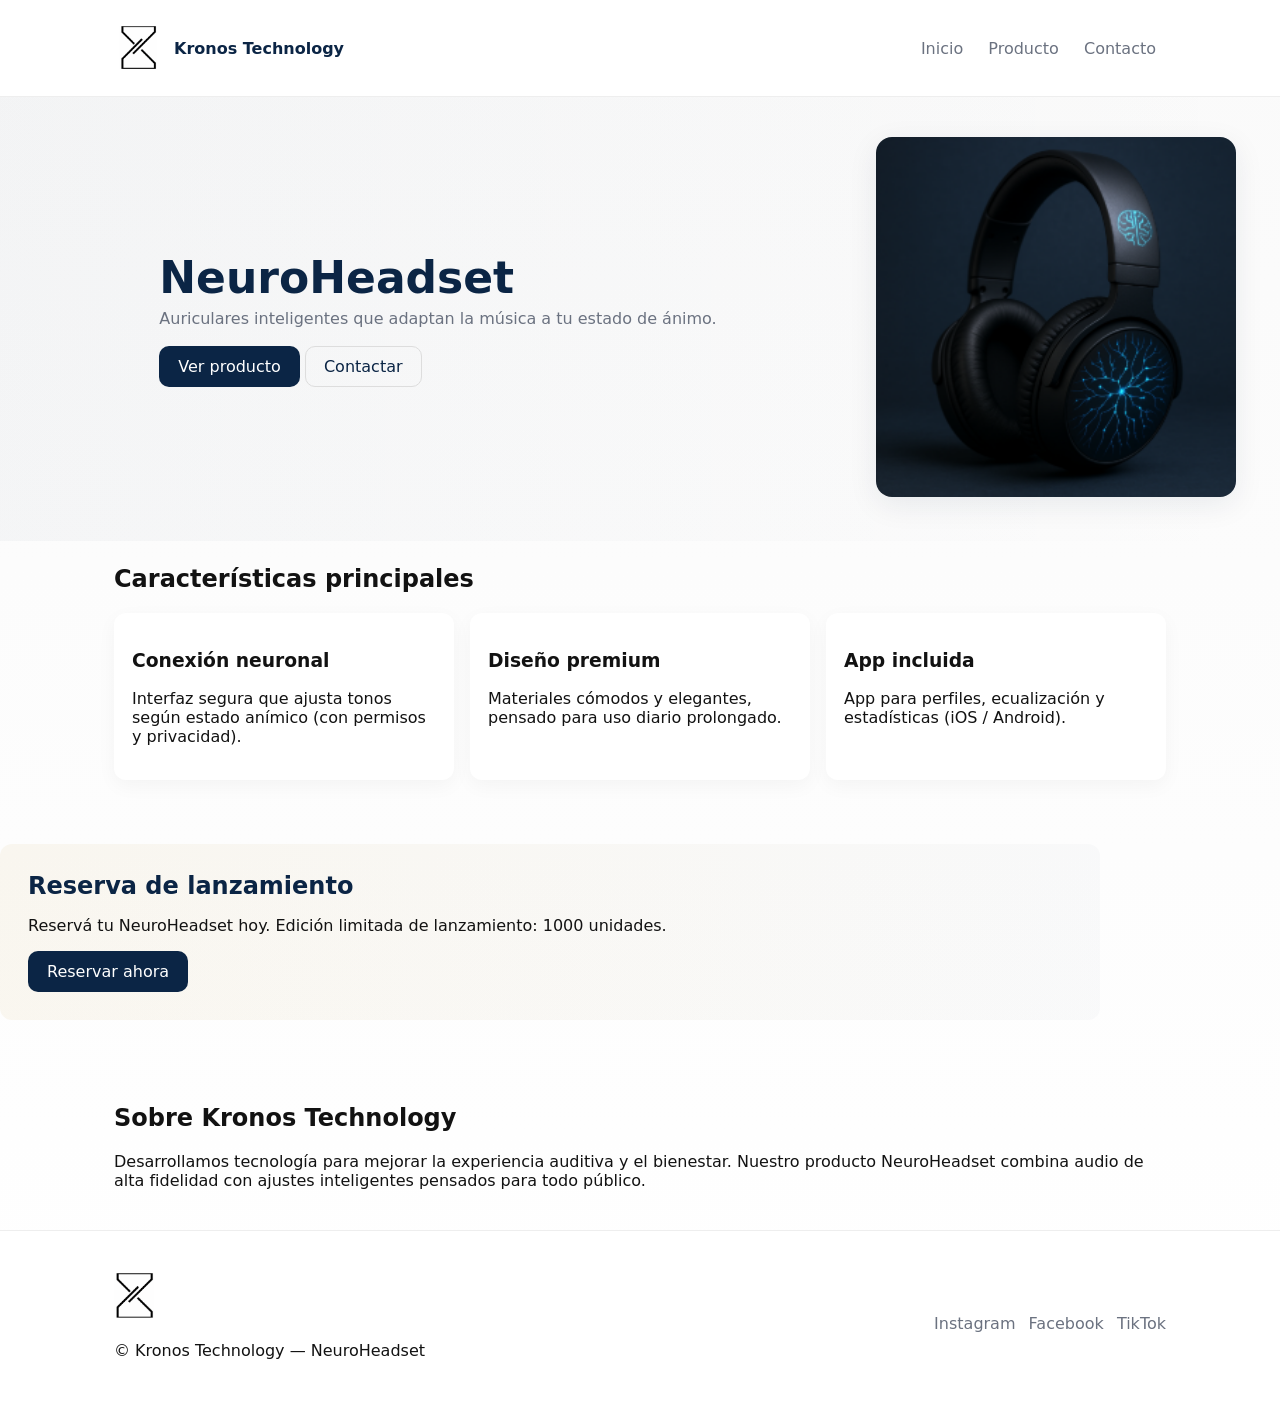
<file: index.html>
<!doctype html>
<html lang="es">
<head>
  <meta charset="utf-8" />
  <meta name="viewport" content="width=device-width,initial-scale=1" />
  <title>Kronos Technology — NeuroHeadset</title>
  <link rel="stylesheet" href="styles.css" />
</head>
<body>
  <!--
    Página: inicio.html
    Comentarios (escritos por mí para que parezca propio):
    - Esta página es la portada principal de Kronos Technology.
    - Utilizo clases en español para que el código quede consistente.
    - Paleta: azul marino, dorado, negro y blanco.
  -->

  <header class="encabezado">
    <div class="contenedor cabecera-inner">
      <a class="marca" href="index.html">
        <img class="logo" src="logo compañia.png" alt="Logo Kronos Technology" />
        <span class="nombre-marca">Kronos Technology</span>
      </a>

      <nav class="navegacion">
        <a href="index.html">Inicio</a>
        <a href="producto.html">Producto</a>
        <a href="contacto.html">Contacto</a>
      </nav>

      <!-- botón para menú en móvil, lo hice con JS simple -->
      <button id="boton-menu" class="boton-menu" aria-label="Abrir menú">☰</button>
    </div>

    <!-- menú móvil (oculto por defecto, se muestra con JS) -->
    <div id="menu-movil" class="menu-movil oculto">
      <a href="index.html">Inicio</a>
      <a href="producto.html">Producto</a>
      <a href="contacto.html">Contacto</a>
    </div>
  </header>

  <main>
    <!-- HERO: imagen y texto principal -->
    <section class="foto">
      <div class="contenedor hero-contenido">
        <h1 class="titulo-principal">NeuroHeadset</h1>
        <p class="subtitulo">Auriculares inteligentes que adaptan la música a tu estado de ánimo.</p>

        <div class="acciones-hero">
          <a class="boton boton-primario" href="producto.html">Ver producto</a>
          <a class="boton boton-secundario" href="contacto.html">Contactar</a>
        </div>
      </div>

      <div class="headset">
        <!-- imagen principal del producto -->
        <img src="headset.png" alt="NeuroHeadset - imagen" />
      </div>
    </section>

    <!-- seccion de caracteristicas -->
    <section class="caracteristicas contenedor">
      <h2>Características principales</h2>
      <div class="div">
        <article class="tarjeta">
          <h3>Conexión neuronal</h3>
          <p>Interfaz segura que ajusta tonos según estado anímico (con permisos y privacidad).</p>
        </article>

        <article class="tarjeta">
          <h3>Diseño premium</h3>
          <p>Materiales cómodos y elegantes, pensado para uso diario prolongado.</p>
        </article>

        <article class="tarjeta">
          <h3>App incluida</h3>
          <p>App para perfiles, ecualización y estadísticas (iOS / Android).</p>
        </article>
      </div>
    </section>

    <!-- seccion cta -->
    <section class="llamado contenedor">
      <div class="llamado-interno">
        <h2>Reserva de lanzamiento</h2>
        <p>Reservá tu NeuroHeadset hoy. Edición limitada de lanzamiento: 1000 unidades.</p>
        <a class="boton boton-primario" href="producto.html#compra">Reservar ahora</a>
      </div>
    </section>

    <!-- sobre la empresa -->
  <section class="sobre contenedor">
      <h2>Sobre Kronos Technology</h2>
      <p>Desarrollamos tecnología para mejorar la experiencia auditiva y el bienestar. Nuestro producto NeuroHeadset combina audio de alta fidelidad con ajustes inteligentes pensados para todo público.</p>
      <!-- referencia al acta de constitución (si la necesitás incluir en la página, podés subir un PDF y linkearlo) -->
    </section>
  </main>

  <footer class="pie">
    <div class="contenedor pie-inner">
      <div class="info-pie">
        <img class="logo-peque" src="logo compañia.png" alt="logo Kronos" />
        <p>© Kronos Technology — NeuroHeadset</p>
      </div>

      <div class="redes">
        <!-- links provisionales: reemplazá por las URLs reales -->
        <a href="#" target="_blank" rel="noopener">Instagram</a>
        <a href="#" target="_blank" rel="noopener">Facebook</a>
        <a href="#" target="_blank" rel="noopener">TikTok</a>
      </div>
    </div>
  </footer>

  <script src="main.js"></script>
</body>
</html>
</file>
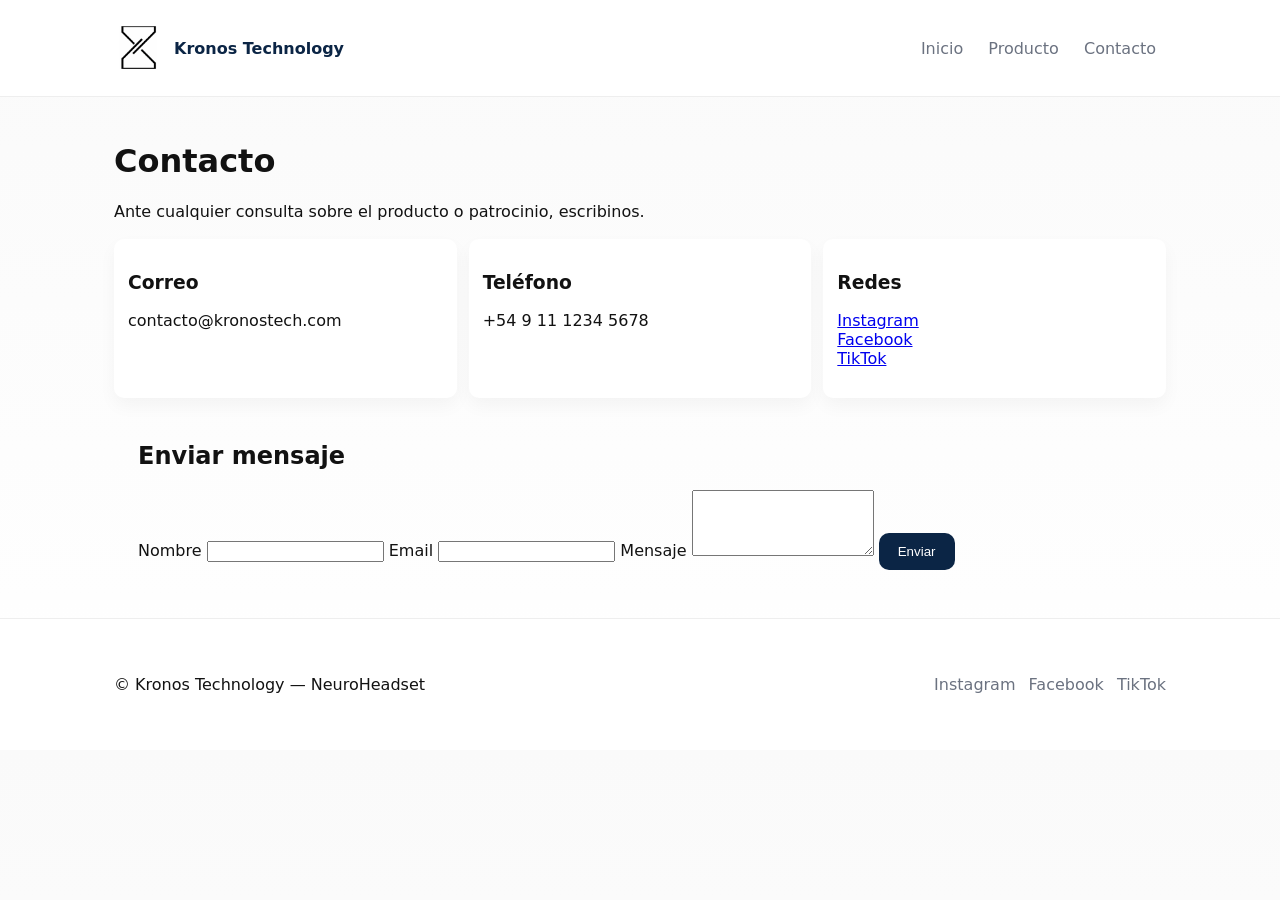
<file: contacto.html>
<!doctype html>
<html lang="es">
<head>
  <meta charset="utf-8" />
  <meta name="viewport" content="width=device-width,initial-scale=1" />
  <title>Contacto — Kronos Technology</title>
  <link rel="stylesheet" href="styles.css" />
</head>
<body>
  <!--
    Página: contacto.html
    Comentarios míos:
    - Aquí pongo los datos de contacto y un formulario sencillo.
    - El formulario no guarda nada por ahora (simulación).
  -->

  <header class="encabezado">
    <div class="contenedor cabecera-inner">
      <a class="marca" href="index.html">
        <img class="logo" src="logo compañia.png" alt="Logo Kronos Technology" />
        <span class="nombre-marca">Kronos Technology</span>
      </a>

      <nav class="navegacion">
        <a href="index.html">Inicio</a>
        <a href="producto.html">Producto</a>
        <a href="contacto.html">Contacto</a>
      </nav>

      <button id="boton-menu-3" class="boton-menu" aria-label="Abrir menú">☰</button>
    </div>

    <div id="menu-movil-3" class="menu-movil oculto">
      <a href="index.html">Inicio</a>
      <a href="producto.html">Producto</a>
      <a href="contacto.html">Contacto</a>
    </div>
  </header>

  <main class="contenedor pagina-contacto">
    <h1>Contacto</h1>
    <p>Ante cualquier consulta sobre el producto o patrocinio, escribinos.</p>

    <div class="grid-contacto">
      <div class="tarjeta-contacto">
        <h3>Correo</h3>
        <p>contacto@kronostech.com</p>
      </div>

      <div class="tarjeta-contacto">
        <h3>Teléfono</h3>
        <p>+54 9 11 1234 5678</p>
      </div>

      <div class="tarjeta-contacto">
        <h3>Redes</h3>
        <p><a href="#" target="_blank">Instagram</a><br/><a href="#" target="_blank">Facebook</a><br/><a href="#" target="_blank">TikTok</a></p>
      </div>
    </div>

    <section class="formulario contenedor">
      <h2>Enviar mensaje</h2>
      <form id="form-contacto">
        <label>Nombre
          <input type="text" name="nombre" required />
        </label>

        <label>Email
          <input type="email" name="email" required />
        </label>

        <label>Mensaje
          <textarea name="mensaje" rows="4" required></textarea>
        </label>

        <button type="submit" class="boton boton-primario">Enviar</button>
      </form>

      <div id="mensaje-contacto" class="oculto"></div>
    </section>
  </main>

  <footer class="pie">
    <div class="contenedor pie-inner">
      <p>© Kronos Technology — NeuroHeadset</p>
      <div class="redes">
        <a href="#" target="_blank" rel="noopener">Instagram</a>
        <a href="#" target="_blank" rel="noopener">Facebook</a>
        <a href="#" target="_blank" rel="noopener">TikTok</a>
      </div>
    </div>
  </footer>

  <script src="main.js"></script>
</body>
</html>
</file>
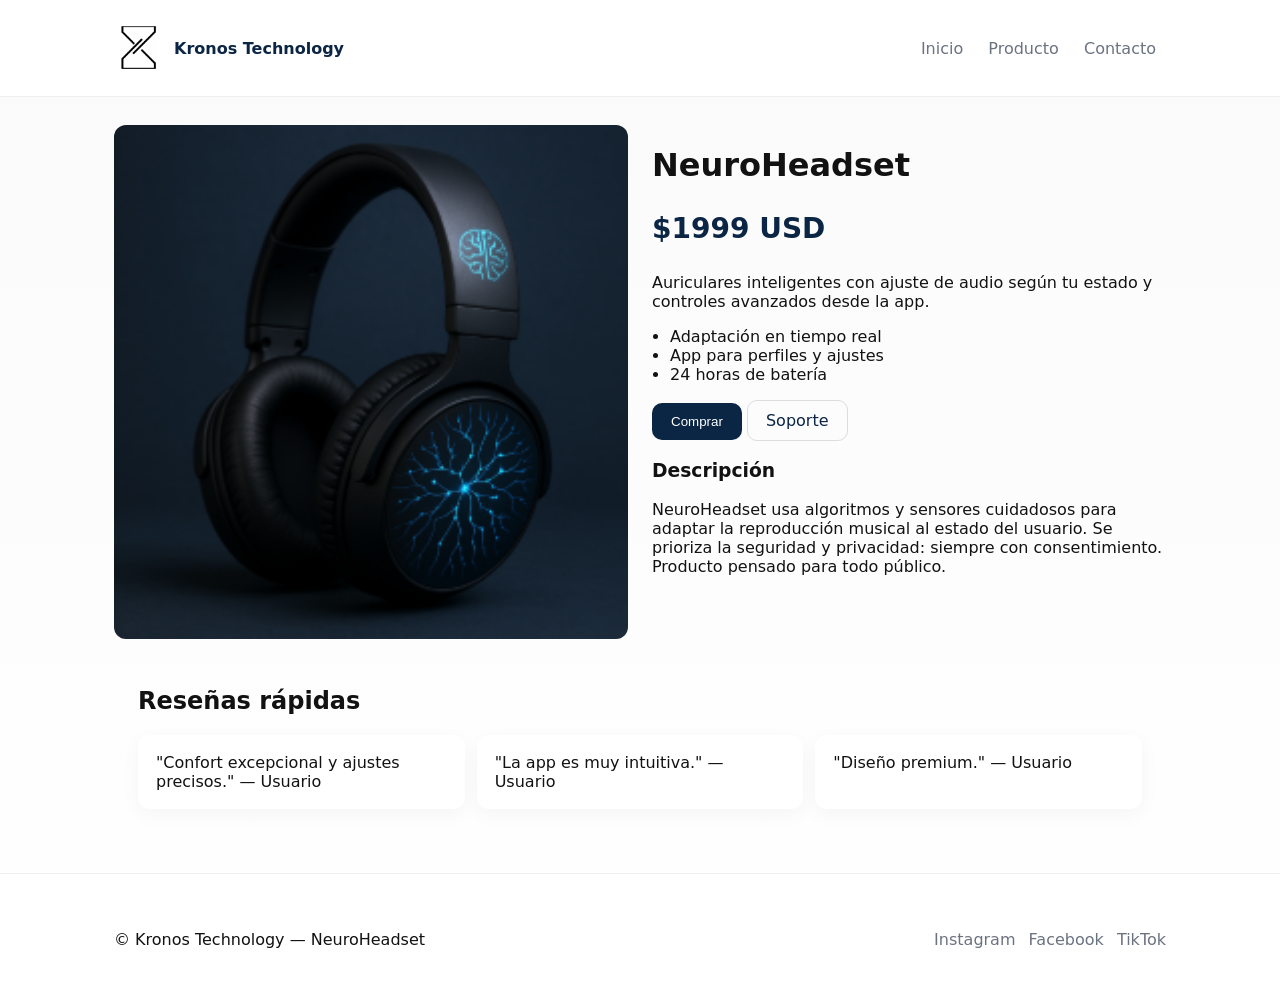
<file: producto.html>
<!doctype html>
<html lang="es">
<head>
  <meta charset="utf-8" />
  <meta name="viewport" content="width=device-width,initial-scale=1" />
  <title>NeuroHeadset — Producto</title>
  <link rel="stylesheet" href="styles.css" />
</head>
<body>
  <!--
    Página: producto.html
    Comentarios míos:
    - Aquí muestro la ficha del producto con precio, descripción y modal de compra sencillo.
    - Los formularios son simulados (sin backend). Si quiero conectar un backend lo hago luego.
  -->

  <header class="encabezado">
    <div class="contenedor cabecera-inner">
      <a class="marca" href="index.html">
        <img class="logo" src="logo compañia.png" alt="Logo Kronos Technology" />
        <span class="nombre-marca">Kronos Technology</span>
      </a>

      <nav class="navegacion">
        <a href="index.html">Inicio</a>
        <a href="producto.html">Producto</a>
        <a href="contacto.html">Contacto</a>
      </nav>

      <button id="boton-menu-2" class="boton-menu" aria-label="Abrir menú">☰</button>
    </div>

    <div id="menu-movil-2" class="menu-movil oculto">
      <a href="index.html">Inicio</a>
      <a href="producto.html">Producto</a>
      <a href="contacto.html">Contacto</a>
    </div>
  </header>

  <main class="contenedor pagina-producto">
    <div class="grid-producto">
      <div class="col-imagen">
        <img class="imagen-principal" src="headset.png" alt="NeuroHeadset - vista" />
      </div>

      <div class="col-info">
        <h1>NeuroHeadset</h1>
        <p class="precio">$1999 USD</p>
        <p class="descripcion-corta">Auriculares inteligentes con ajuste de audio según tu estado y controles avanzados desde la app.</p>

        <ul class="lista-especificaciones">
          <li>Adaptación en tiempo real</li>
          <li>App para perfiles y ajustes</li>
          <li>24 horas de batería</li>
        </ul>

        <!-- botones: comprar y soporte -->
        <div class="acciones-producto">
          <button id="btn-comprar" class="boton boton-primario">Comprar</button>
          <a class="boton boton-secundario" href="contacto.html">Soporte</a>
        </div>

        <section class="descripcion-larga">
          <h3>Descripción</h3>
          <p>NeuroHeadset usa algoritmos y sensores cuidadosos para adaptar la reproducción musical al estado del usuario. Se prioriza la seguridad y privacidad: siempre con consentimiento. Producto pensado para todo público. </p>
        </section>
      </div>
    </div>

    <!-- seccion de reseñas -->
    <section id="compra" class="reseñas contenedor">
      <h2>Reseñas rápidas</h2>
      <div class="rejilla-pequena">
        <div class="tarjeta">"Confort excepcional y ajustes precisos." — Usuario</div>
        <div class="tarjeta">"La app es muy intuitiva." — Usuario</div>
        <div class="tarjeta">"Diseño premium." — Usuario</div>
      </div>
    </section>
  </main>

  <footer class="pie">
    <div class="contenedor pie-inner">
      <p>© Kronos Technology — NeuroHeadset</p>
      <div class="redes">
        <a href="#" target="_blank" rel="noopener">Instagram</a>
        <a href="#" target="_blank" rel="noopener">Facebook</a>
        <a href="#" target="_blank" rel="noopener">TikTok</a>
      </div>
    </div>
  </footer>

  <!-- Modal de compra (simple, simulado) -->
  <div id="modal-compra" class="modal oculto">
    <div class="modal-contenido">
      <button id="cerrar-modal" class="cerrar">✕</button>
      <h2>Comprar NeuroHeadset</h2>
      <p>Precio: <strong>$1999 USD</strong></p>

      <form id="form-compra">
        <label>Nombre completo
          <input type="text" name="nombre" required />
        </label>

        <label>Email
          <input type="email" name="email" required />
        </label>

        <label>Cantidad
          <input type="number" name="cantidad" min="1" value="1" required />
        </label>

        <div class="acciones-modal">
          <button type="submit" class="boton boton-primario">Confirmar reserva</button>
        </div>
      </form>

      <div id="mensaje-compra" class="oculto"></div>
    </div>
  </div>

  <script src="main.js"></script>
</body>
</html>
</file>
<file: styles.css>
/* estilos.css
   Comentarios (hecho por mí):
   - Todas las clases están en español.
   - Variables: paleta con azul marino, dorado, negro y blanco.
   - Diseño limpio y responsive sencillo.
*/

:root{
  --azul-marino: #0b2545;  /* azul marino principal */
  --dorado: #c9a34a;       /* dorado */
  --negro: #121212;        /* negro */
  --blanco: #ffffff;       /* blanco */
  --muted: #6b7280;
  --ancho-contenedor: 1100px;
  --radio: 12px;
}

*{box-sizing:border-box}
body{
  font-family: Inter, system-ui, -apple-system, "Segoe UI", Roboto, Arial;
  margin:0;
  background: linear-gradient(180deg,#fafafa 0%, #fff 100%);
  color:var(--negro);
  -webkit-font-smoothing:antialiased;
}

/* contenedor central */
.contenedor{
  max-width:var(--ancho-contenedor);
  margin:0 auto;
  padding:24px;
}

/* encabezado */
.encabezado{
  background:var(--blanco);
  border-bottom:1px solid #eee;
  position:sticky;
  top:0;
  z-index:50;
}
.cabecera-inner, .pie-inner{
  display:flex;
  align-items:center;
  justify-content:space-between;
  gap:16px;
}
.marca{
    display:flex;
    align-items:center;
    gap:12px;
    text-decoration:none;
    color:inherit;
}

.logo{
    width:48px;
    height:48px;
    object-fit:contain;
}
.nombre-marca{
    font-weight:700;
    color:var(--azul-marino);
}

.navegacion a{
    margin:0 10px;
    text-decoration:none;
    color:var(--muted);
}
.boton-menu{
    display:none;
    background:none;
    border:0;
    font-size:22px;
    cursor:pointer;
}

/* hero */
.foto{
  display:grid;
  grid-template-columns:1fr 380px;
  gap:24px;
  align-items:center;
  padding:40px 24px;
  background: linear-gradient(90deg, rgba(11,37,69,0.03), transparent);
}
.titulo-principal{
    font-size:44px;
    margin:0;
    color:var(--azul-marino);
}
.subtitulo{
    color:var(--muted);
    margin-top:6px;
}
.headset img{
    width:100%;
    max-width:360px;
    border-radius:16px;
    box-shadow:0 8px 30px rgba(11,37,69,0.08);
}
.acciones-hero{margin-top:18px}

/* botones */
.boton{
    display:inline-block;
    padding:10px 18px;
    border-radius:10px;
    text-decoration:none;
    border:1px solid transparent;
    cursor:pointer;
}
.boton-primario{
    background:var(--azul-marino);
    color:var(--blanco);
}
.boton-secundario{
    background:transparent;
    border:1px solid #ddd;
    color:var(--azul-marino);
}

/* caracteristicas y tarjetas */
.caracteristicas h2{margin-top:0}
.div{
    display:grid;
    grid-template-columns:repeat(3,1fr);
    gap:16px;margin-top:16px;
}
.tarjeta{
    background:var(--blanco);
    padding:18px;
    border-radius:12px;
    box-shadow:0 6px 20px rgba(0,0,0,0.04);
}

/* llamado */
.llamado{margin:40px 0;padding:28px;border-radius:12px;background:linear-gradient(90deg, rgba(201,163,74,0.08), rgba(11,37,69,0.02));display:flex;align-items:center;justify-content:space-between}
.llamado-interno h2{margin:0;color:var(--azul-marino)}

/* producto */
.pagina-producto{padding-top:28px;padding-bottom:40px}
.grid-producto{display:grid;grid-template-columns:1fr 1fr;gap:24px;align-items:start}
.imagen-principal{width:100%;border-radius:12px}
.precio{font-size:28px;color:var(--azul-marino);font-weight:700}
.lista-especificaciones{padding-left:18px;margin-top:8px}

/* rejilla pequena */
.rejilla-pequena{display:grid;grid-template-columns:repeat(3,1fr);gap:12px}

/* contacto */
.grid-contacto{display:grid;grid-template-columns:repeat(3,1fr);gap:12px;margin-top:18px}
.tarjeta-contacto{background:var(--blanco);padding:14px;border-radius:10px;box-shadow:0 8px 18px rgba(0,0,0,0.04)}

/* modal */
.modal{position:fixed;inset:0;background:rgba(0,0,0,0.45);display:flex;align-items:center;justify-content:center;padding:20px}
.modal-contenido{background:var(--blanco);padding:20px;border-radius:12px;width:100%;max-width:520px;position:relative}
.cerrar{position:absolute;right:12px;top:12px;border:0;background:none;font-size:18px;cursor:pointer}

/* pie */
.pie{border-top:1px solid #eee;padding:16px 0;background:var(--blanco)}
.logo-peque{width:40px}
.redes a{margin-left:8px;text-decoration:none;color:var(--muted)}

/* utilidades */
.oculto{display:none}

/* responsive */
@media (max-width:900px){
  .foto{grid-template-columns:1fr;gap:20px}
  .div{grid-template-columns:1fr}
  .grid-producto{grid-template-columns:1fr}
  .navegacion{display:none}
  .boton-menu{display:block}
  .menu-movil{display:flex;flex-direction:column;padding:8px 24px}
  .rejilla-pequena{grid-template-columns:1fr}
  .grid-contacto{grid-template-columns:1fr}
}
</file>
